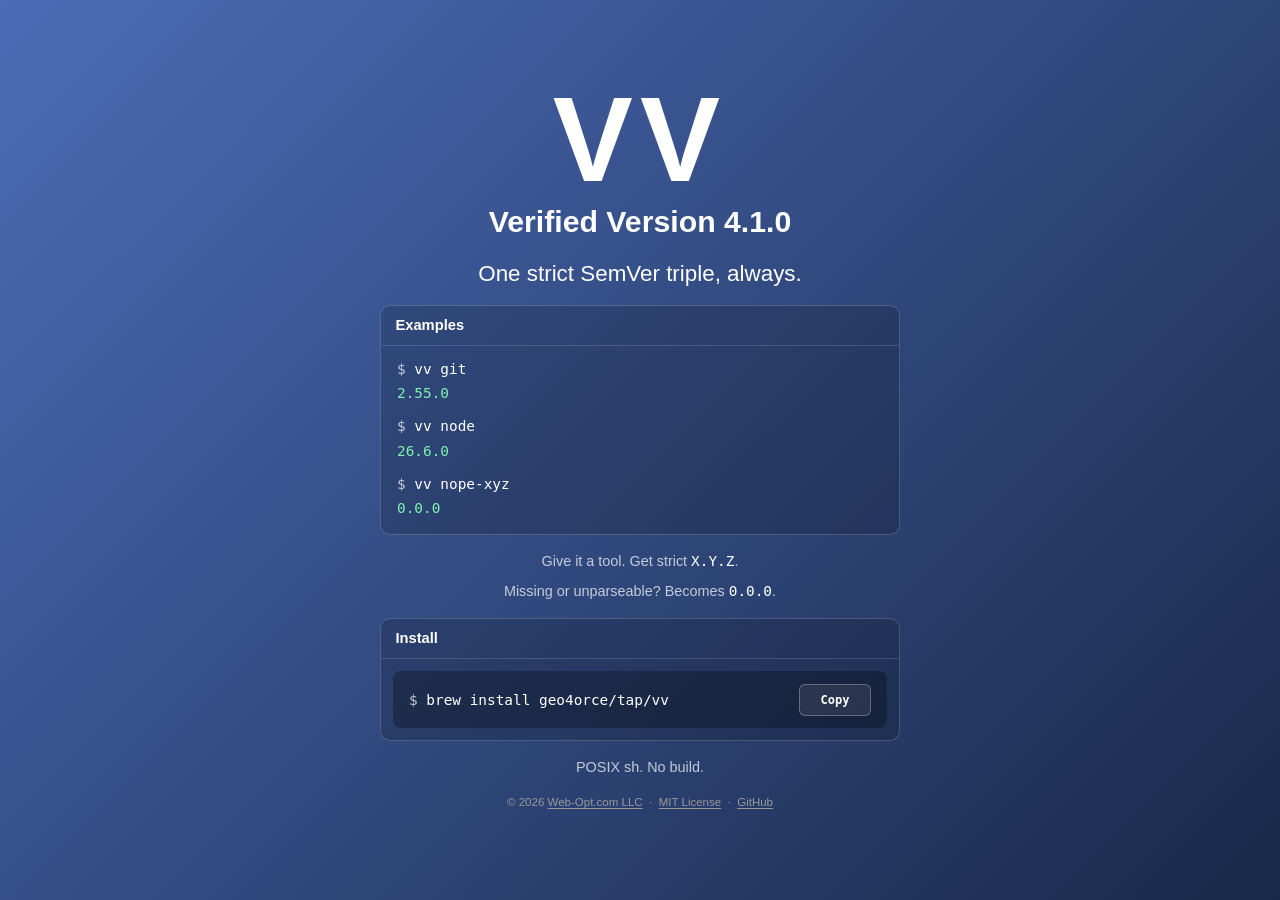
<file: index.html>
<!DOCTYPE html>
<html lang="en">
<head>
  <meta charset="utf-8">
  <meta http-equiv="Content-Security-Policy" content="default-src 'none'; style-src 'self'; script-src 'self'; img-src 'self'; base-uri 'none'; form-action 'none'">
  <meta name="viewport" content="width=device-width, initial-scale=1">
  <title>vv - verified version</title>
  <meta name="description" content="vv prints any tool's version as a strict SemVer triple, always.">
  <meta name="theme-color" content="#182848">
  <link rel="canonical" href="https://verified-version.org/">
  <link rel="icon" href="/favicon.svg" type="image/svg+xml">
  <link rel="apple-touch-icon" sizes="180x180" href="/apple-touch-icon.png">
  <link rel="stylesheet" href="/styles.css">

  <meta property="og:type" content="website">
  <meta property="og:title" content="vv - verified version">
  <meta property="og:description" content="Give vv a tool name, get back one strict SemVer triple.">
  <meta property="og:url" content="https://verified-version.org/">
  <meta property="og:site_name" content="verified version">
  <meta property="og:image" content="https://verified-version.org/og-image.png">
  <meta property="og:image:width" content="1200">
  <meta property="og:image:height" content="630">
  <meta property="og:image:alt" content="vv - Verified Version. One strict SemVer triple, always.">
  <meta name="twitter:card" content="summary_large_image">
  <meta name="twitter:image" content="https://verified-version.org/og-image.png">
  <meta name="twitter:image:alt" content="vv - Verified Version. One strict SemVer triple, always.">
</head>
<body class="home-page">
  <main class="home-main">
    <h1>VV</h1>
    <p class="tagline">
      <strong>Verified Version 4.1.0</strong>
    </p>

    <div class="contract hero-contract">
      <p>One strict SemVer triple, always.</p>
    </div>

    <div class="info-panels">
      <section class="info-panel" aria-labelledby="examples-heading">
        <h2 class="info-heading" id="examples-heading">Examples</h2>
        <div class="examples">
          <div class="example-line">
            <code><span class="prompt">$</span> vv git</code>
            <samp class="output">2.55.0</samp>
          </div>
          <div class="example-line">
            <code><span class="prompt">$</span> vv node</code>
            <samp class="output">26.6.0</samp>
          </div>
          <div class="example-line">
            <code><span class="prompt">$</span> vv nope-xyz</code>
            <samp class="output">0.0.0</samp>
          </div>
        </div>
      </section>
    </div>

    <div class="contract">
      <p>Give it a tool. Get strict <code>X.Y.Z</code>.</p>
      <p>Missing or unparseable? Becomes <code>0.0.0</code>.</p>
    </div>

    <div class="info-panels">
      <section class="info-panel" aria-labelledby="install-heading">
        <h2 class="info-heading" id="install-heading">Install</h2>
        <div class="install-row">
          <code class="install-command"><span class="prompt">$</span> <span id="install-command">brew install geo4orce/tap/vv</span></code>
          <button class="copy-button" type="button" data-copy-target="install-command" aria-live="polite" hidden>Copy</button>
        </div>
      </section>
    </div>

    <div class="contract">
      <p>POSIX sh. No build.</p>
    </div>

    <footer>
      &copy; 2026 <a href="https://web-opt.com/">Web-Opt.com LLC</a>
      &nbsp;&middot;&nbsp;
      <a href="https://github.com/geo4orce/verified-version/blob/main/LICENSE">MIT License</a>
      &nbsp;&middot;&nbsp;
      <a href="https://github.com/geo4orce/verified-version">GitHub</a>
    </footer>
  </main>
  <script src="/site.js"></script>
</body>
</html>
</file>
<file: styles.css>
:root {
  color-scheme: dark;
  --bg1: #4b6cb7;
  --bg2: #182848;
  --gray: #999;
  --ink: #fff;
  --mono: "SF Mono", ui-monospace, SFMono-Regular, Menlo, Consolas, monospace;
  --muted: rgba(255, 255, 255, 0.72);
}

* {
  box-sizing: border-box;
}

body {
  min-height: 100vh;
  min-height: 100svh;
  margin: 0;
  color: var(--ink);
  font-family: -apple-system, BlinkMacSystemFont, "Segoe UI", Helvetica, Arial, sans-serif;
  background: linear-gradient(135deg, var(--bg1), var(--bg2));
}

p,
h1,
h2,
pre {
  margin: 0;
}

a {
  color: inherit;
  text-underline-offset: 0.2em;
}

a:hover {
  color: var(--ink);
}

a:focus-visible {
  outline: 2px solid var(--ink);
  outline-offset: 4px;
  border-radius: 2px;
}

code {
  color: var(--ink);
  font-family: var(--mono);
}

.home-page {
  display: grid;
  place-items: center;
  padding: clamp(0.85rem, 3vw, 1.5rem);
  text-align: center;
}

.home-main {
  width: 100%;
  max-width: 560px;
  display: grid;
  justify-items: center;
  gap: clamp(0.7rem, 2vh, 1rem);
}

.home-main > h1 {
  font-size: clamp(4.5rem, 18vw, 7.5rem);
  font-weight: 800;
  line-height: 0.82;
  letter-spacing: 0.06em;
}

.tagline,
.contract {
  color: var(--muted);
}

.tagline {
  font-size: clamp(1.4rem, 5vw, 1.8rem);
  line-height: 1.2;
}

.tagline strong,
.tagline span {
  display: block;
}

.tagline strong {
  margin-bottom: 0.2rem;
  color: var(--ink);
  font-size: 1.05em;
  font-weight: 700;
}

.contract {
  max-width: 470px;
  display: grid;
  gap: 0.55rem;
  font-size: clamp(0.8rem, 2.8vw, 0.9rem);
  font-weight: 300;
  line-height: 1.45;
}

.hero-contract {
  color: var(--ink);
  font-size: clamp(1.15rem, 4vw, 1.4rem);
  font-weight: 500;
  line-height: 1.3;
}

.info-panels {
  width: min(520px, 100%);
  display: grid;
  gap: 0.55rem;
}

.info-panel {
  overflow: hidden;
  border: 1px solid rgba(255, 255, 255, 0.18);
  border-radius: 10px;
  background: rgba(0, 0, 0, 0.16);
  text-align: left;
}

.info-heading {
  padding: 0.65rem 0.9rem;
  border-bottom: 1px solid rgba(255, 255, 255, 0.14);
  font-size: 0.92rem;
  font-weight: 700;
  line-height: 1.25;
}

.install-row {
  display: grid;
  grid-template-columns: minmax(0, 1fr) auto;
  align-items: center;
  gap: 0.75rem;
  margin: 0.75rem;
  padding: 0.8rem 1rem;
  border-radius: 8px;
  background: rgba(0, 0, 0, 0.28);
}

.install-command,
.examples {
  font-family: var(--mono);
  font-size: clamp(0.78rem, 3vw, 0.9rem);
  line-height: 1.55;
}

.prompt {
  color: var(--muted);
}

.output {
  color: #7ef0b0;
}

.install-command {
  overflow-x: auto;
  white-space: nowrap;
  cursor: text;
  user-select: all;
}

.copy-button {
  min-width: 4.5rem;
  min-height: 2rem;
  padding: 0.35rem 0.65rem;
  border: 1px solid rgba(255, 255, 255, 0.28);
  border-radius: 6px;
  color: var(--ink);
  font: 600 0.75rem/1 var(--mono);
  background: rgba(255, 255, 255, 0.08);
  cursor: pointer;
}

.copy-button:hover {
  background: rgba(255, 255, 255, 0.16);
}

.copy-button:focus-visible {
  outline: 2px solid var(--ink);
  outline-offset: 3px;
}

.examples {
  display: grid;
  padding: 0.75rem 1rem 0.9rem;
  overflow-x: auto;
}

.example-line {
  display: grid;
  gap: 0.12rem;
  padding-bottom: 0.7rem;
}

.example-line:last-child {
  padding-bottom: 0;
}

.example-line code,
.example-line samp {
  font: inherit;
  white-space: nowrap;
}

footer {
  padding: 0 0.5rem;
  color: var(--gray);
  font-size: 0.72rem;
  line-height: 1.4;
}

.not-found-page {
  display: grid;
  place-items: center;
  padding: 2rem;
  text-align: center;
}

.not-found-page h1 {
  font-size: clamp(4rem, 20vw, 9rem);
  line-height: 1;
}

.not-found-page p {
  margin-top: 1rem;
  color: var(--muted);
}

@media (max-height: 760px) {
  .home-page {
    place-items: start center;
    padding-block: 0.65rem;
  }

  .home-main {
    gap: 0.6rem;
  }

  .home-main > h1 {
    font-size: 4.25rem;
    line-height: 1;
  }

  .contract {
    gap: 0.4rem;
    font-size: 0.78rem;
  }

  .hero-contract {
    font-size: 1rem;
  }
}
</file>
